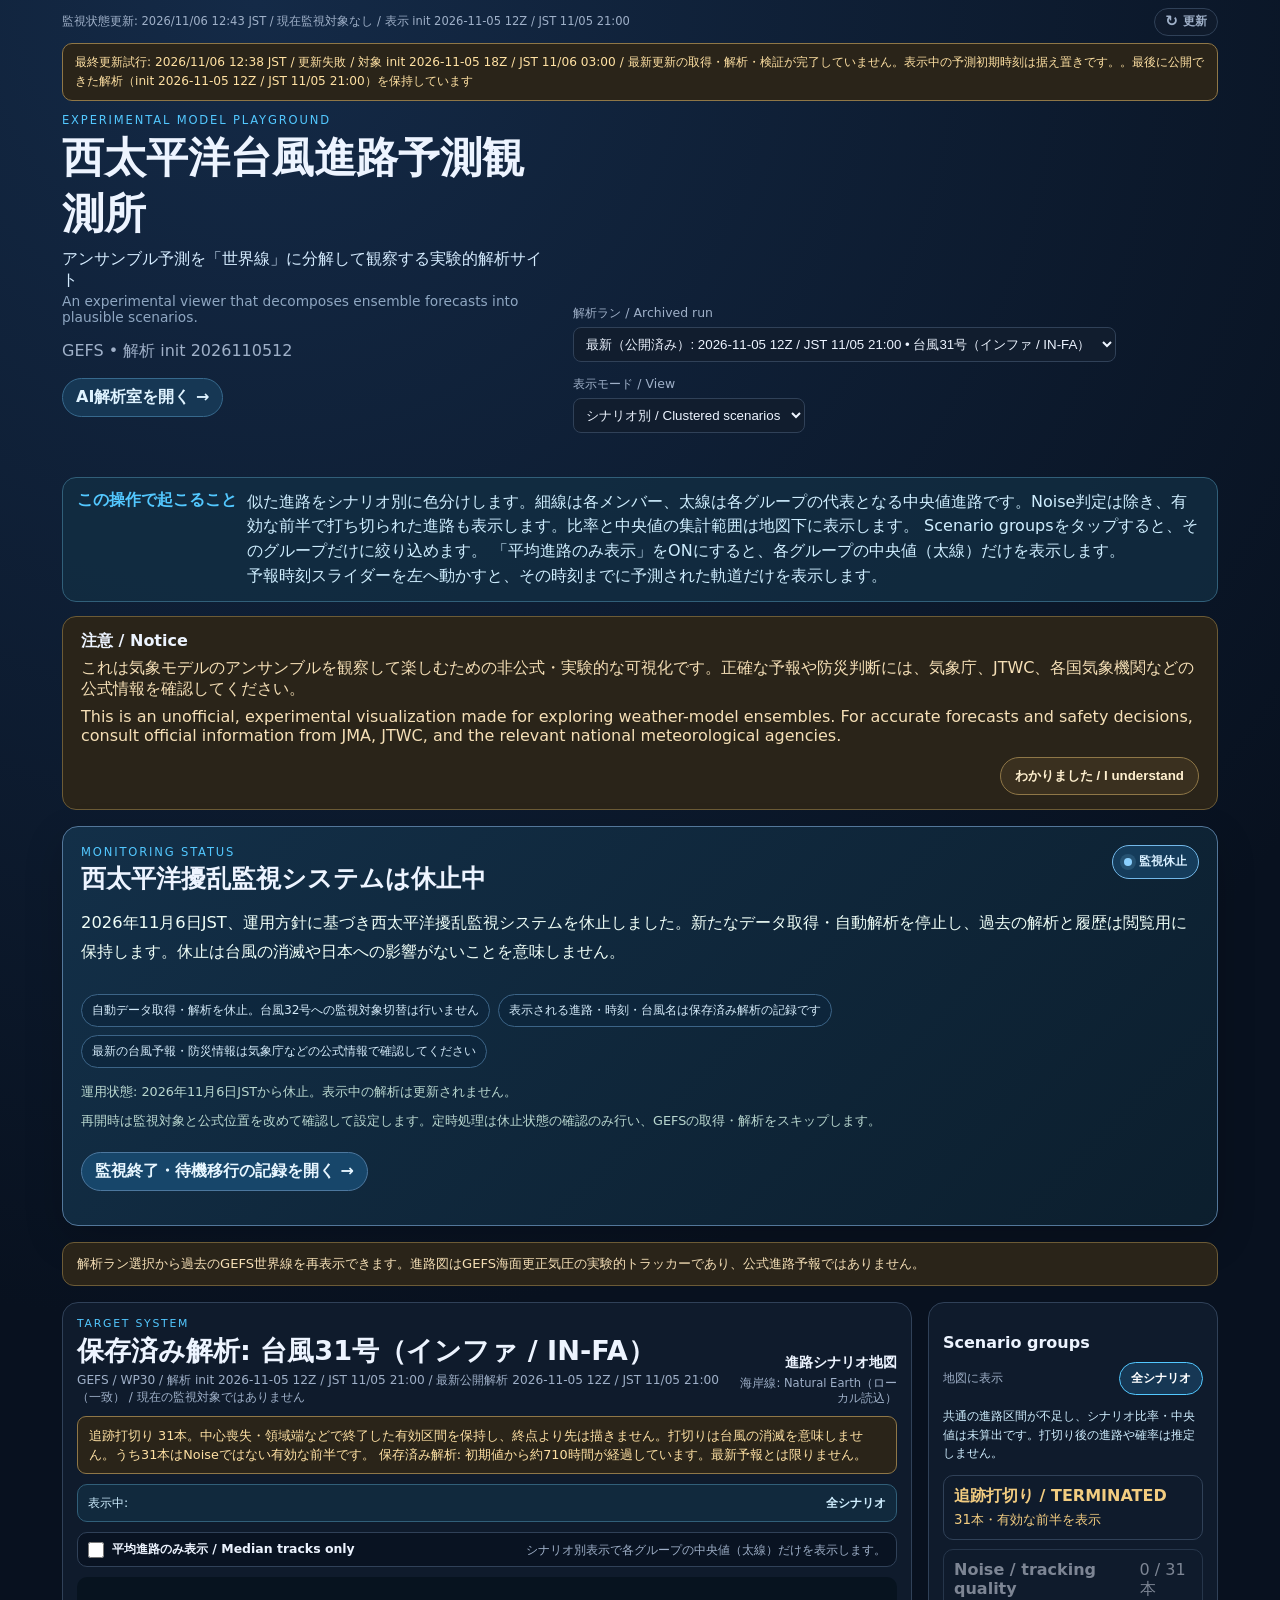
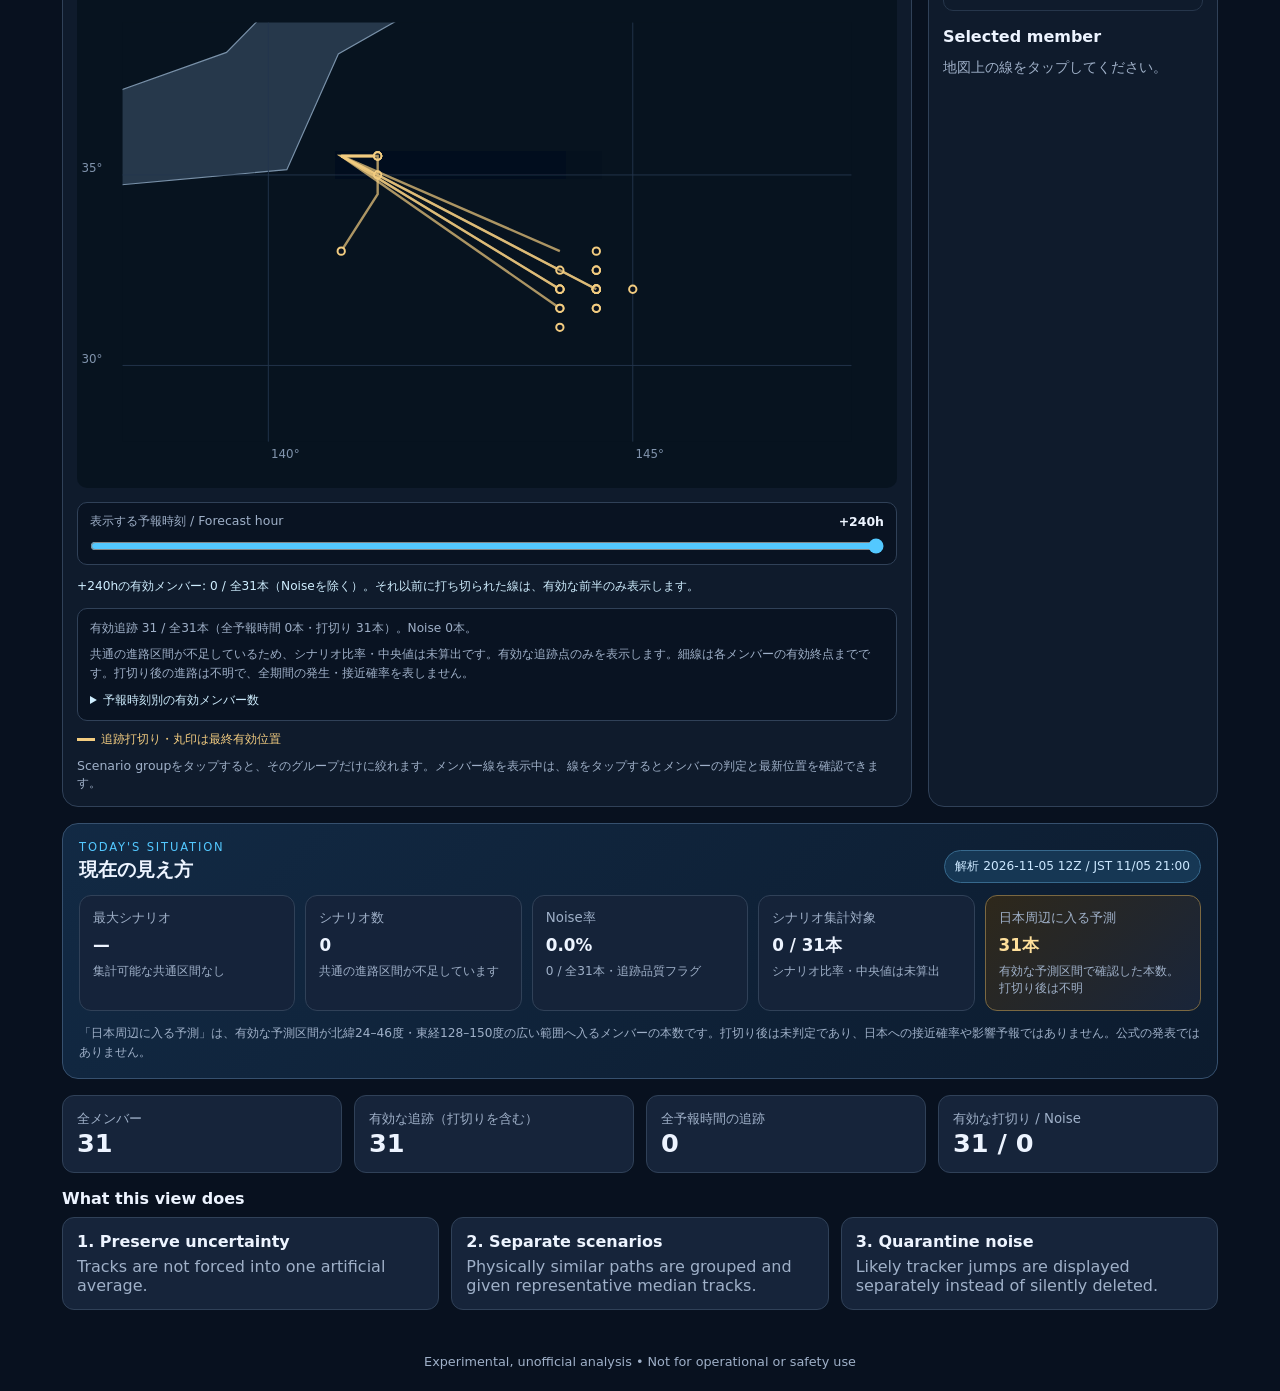
<file: index.html>
<!doctype html>
<html lang="ja">
<head>
<meta charset="utf-8"><meta name="viewport" content="width=device-width,initial-scale=1">
<title>西太平洋台風進路予測観測所</title>
<link rel="stylesheet" href="styles.css?v=20261018-partial-tracks">
<link rel="stylesheet" href="refresh-control.css?v=20260730-last-updated">
<link rel="stylesheet" href="target-layout.css?v=20260716-1748">
<link rel="stylesheet" href="monitor-status.css?v=20260818-92w">
<style>@media(max-width:800px){.headerLayout,.headerLayout>div,.controls,.controls label,.controls select{min-width:0;max-width:100%;width:100%}}#archiveToggle{min-height:44px;padding:9px 14px;border:1px solid #8f7747;border-radius:10px;background:#2a2419;color:#ffe1a3;font:inherit;cursor:pointer}[hidden]{display:none!important}.trackingIdentityNotice{margin:0 0 10px;padding:9px 11px;border:1px solid #8f7747;border-radius:9px;background:#2a2419;color:#ffe1a3;font-size:.8rem;line-height:1.5}</style>
</head>
<body>
<header>
  <div class="utilityBar">
    <time id="lastUpdated" class="lastUpdated" aria-live="polite">最終更新: 確認中…</time>
    <button id="refreshButton" class="refreshButton" type="button" aria-label="最新データに更新">
      <span aria-hidden="true">↻</span>
      更新
    </button>
  </div>
  <p id="updateAttemptStatus" class="updateAttemptStatus" hidden aria-live="polite"></p>
  <div class="headerLayout">
    <div>
      <p class="eyebrow">EXPERIMENTAL MODEL PLAYGROUND</p>
      <h1 id="title">西太平洋台風進路予測観測所</h1>
      <p class="tagline">アンサンブル予測を「世界線」に分解して観察する実験的解析サイト</p>
      <p class="taglineEn">An experimental viewer that decomposes ensemble forecasts into plausible scenarios.</p>
      <p id="subtitle"></p>
      <p><a class="analysisRoomLink" href="analysis.html">AI解析室を開く →</a></p>
    </div>
    <div class="controls">
      <label>解析ラン / Archived run
        <select id="runSelector" aria-label="表示するGEFS解析ラン">
          <option value="./data.json">最新ランを読み込み中…</option>
        </select>
      </label>
      <label>表示モード / View
        <select id="view">
          <option value="clustered">シナリオ別 / Clustered scenarios</option>
          <option value="raw">全進路 / Raw spaghetti</option>
          <option value="noise">ノイズ診断 / Noise diagnostics</option>
        </select>
      </label>
    </div>
  </div>
</header>
<main>
  <section id="controlHelp" class="controlHelp" aria-live="polite"></section>
  <section id="disclaimer" class="disclaimer">
    <strong>注意 / Notice</strong>
    <div class="disclaimerBody"><p id="discJa"></p><p id="discEn"></p></div>
    <div class="disclaimerActions"><button id="disclaimerDismiss" type="button" aria-expanded="true">わかりました / I understand</button></div>
  </section>
  <section class="monitorStatus" aria-labelledby="monitorStatusTitle">
    <div class="monitorStatusHeader">
      <div>
        <p class="eyebrow">MONITORING STATUS</p>
        <h2 id="monitorStatusTitle">公式IDを照合中…</h2>
      </div>
      <span id="monitorStateBadge" class="monitorStateBadge">確認中</span>
    </div>
    <p id="monitorConclusion" class="monitorConclusion">公式ソースを読み込んでいます。</p>
    <div id="officialIdentityList" class="officialIdentityList" aria-label="公式ID照合結果"></div>
    <div id="monitorSignals" class="monitorSignals" aria-label="ID照合状況"></div>
    <p id="monitorMeta" class="monitorMeta"></p>
    <p id="monitorNext" class="monitorNext"></p>
    <p><a class="analysisRoomLink" href="analysis.html" data-monitor-session-link>監視対象の切替記録を開く →</a></p>
  </section>
  <aside class="archivedRunNotice" aria-label="保存済み解析データについて">
    解析ラン選択から過去のGEFS世界線を再表示できます。進路図はGEFS海面更正気圧の実験的トラッカーであり、公式進路予報ではありません。
  </aside>
  <p id="archiveSeparationNotice" class="trackingIdentityNotice" hidden aria-live="polite"></p>
  <p><button id="archiveToggle" type="button" hidden aria-expanded="false">旧対象の保存済み解析を開く</button></p>
  <section id="analysisMap" class="layout mapFirst">
    <div class="plotPanel">
      <div class="mapHeader">
        <div class="mapTitleBlock">
          <span class="eyebrow">TARGET SYSTEM</span>
          <strong id="targetName">読み込み中…</strong>
          <small id="targetMeta"></small>
        </div>
        <div class="mapStatusBlock"><strong>進路シナリオ地図</strong><span id="mapStatus">海岸線を読み込み中…</span></div>
      </div>
      <p id="trackingIdentityNotice" class="trackingIdentityNotice" hidden aria-live="polite"></p>
      <div id="activeScenarioFilter" class="activeScenarioFilter" aria-live="polite"></div>
      <div class="mapDisplayControls" aria-label="進路表示オプション">
        <label class="trackDisplayToggle" for="medianOnly">
          <input id="medianOnly" type="checkbox" aria-describedby="medianOnlyHelp">
          <span>平均進路のみ表示 / Median tracks only</span>
        </label>
        <small id="medianOnlyHelp">シナリオ別表示で各グループの中央値（太線）だけを表示します。</small>
      </div>
      <svg id="plot" viewBox="0 0 900 560" role="img" aria-label="Western Pacific ensemble tracks over a geographic basemap"></svg>
      <label class="forecastTimeControl" for="hour">
        <span class="forecastTimeHeader">
          <span>表示する予報時刻 / Forecast hour</span>
          <output id="hourLabel" for="hour">+240h</output>
        </span>
        <input id="hour" type="range" min="0" max="240" step="6" value="240">
      </label>
      <p id="coverageAtHour" class="coverageAtHour" aria-live="polite"></p>
      <section id="trackingCoverage" class="trackingCoverage" aria-label="追跡の有効範囲と集計分母"></section>
      <div class="legend" id="legend"></div>
      <p id="mapHint" class="mapHint">Scenario groupをタップすると、そのグループだけに絞れます。メンバー線を表示中は、線をタップするとメンバーの判定と最新位置を確認できます。</p>
    </div>
    <aside><h2>Scenario groups</h2><div id="clusters"></div><h2>Selected member</h2><div id="detail" class="detail">地図上の線をタップしてください。</div></aside>
  </section>
  <section id="analysisSituation" class="situationPanel" aria-labelledby="situationTitle">
    <div class="situationHeader">
      <div><p class="eyebrow">TODAY'S SITUATION</p><h2 id="situationTitle">現在の見え方</h2></div>
      <span id="situationUpdated" class="updatedBadge">計算中…</span>
    </div>
    <div id="situationCards" class="situationCards"><article class="situationCard"><small>状況カード</small><strong>計算中…</strong><span>最新データを読み込んでいます</span></article></div>
    <p class="situationNote">「日本周辺に入る予測」は、有効な予測区間が北緯24–46度・東経128–150度の広い範囲へ入るメンバーの本数です。打切り後は未判定であり、日本への接近確率や影響予報ではありません。公式の発表ではありません。</p>
  </section>
  <section id="metrics" class="metrics"></section>
  <section><h2>What this view does</h2><div class="explain"><div><b>1. Preserve uncertainty</b><span>Tracks are not forced into one artificial average.</span></div><div><b>2. Separate scenarios</b><span>Physically similar paths are grouped and given representative median tracks.</span></div><div><b>3. Quarantine noise</b><span>Likely tracker jumps are displayed separately instead of silently deleted.</span></div></div></section>
</main>
<footer>Experimental, unofficial analysis • Not for operational or safety use</footer>
<script src="app.js?v=20261018-partial-tracks"></script>
<script src="refresh-control.js?v=20260727"></script>
</body></html>
</file>
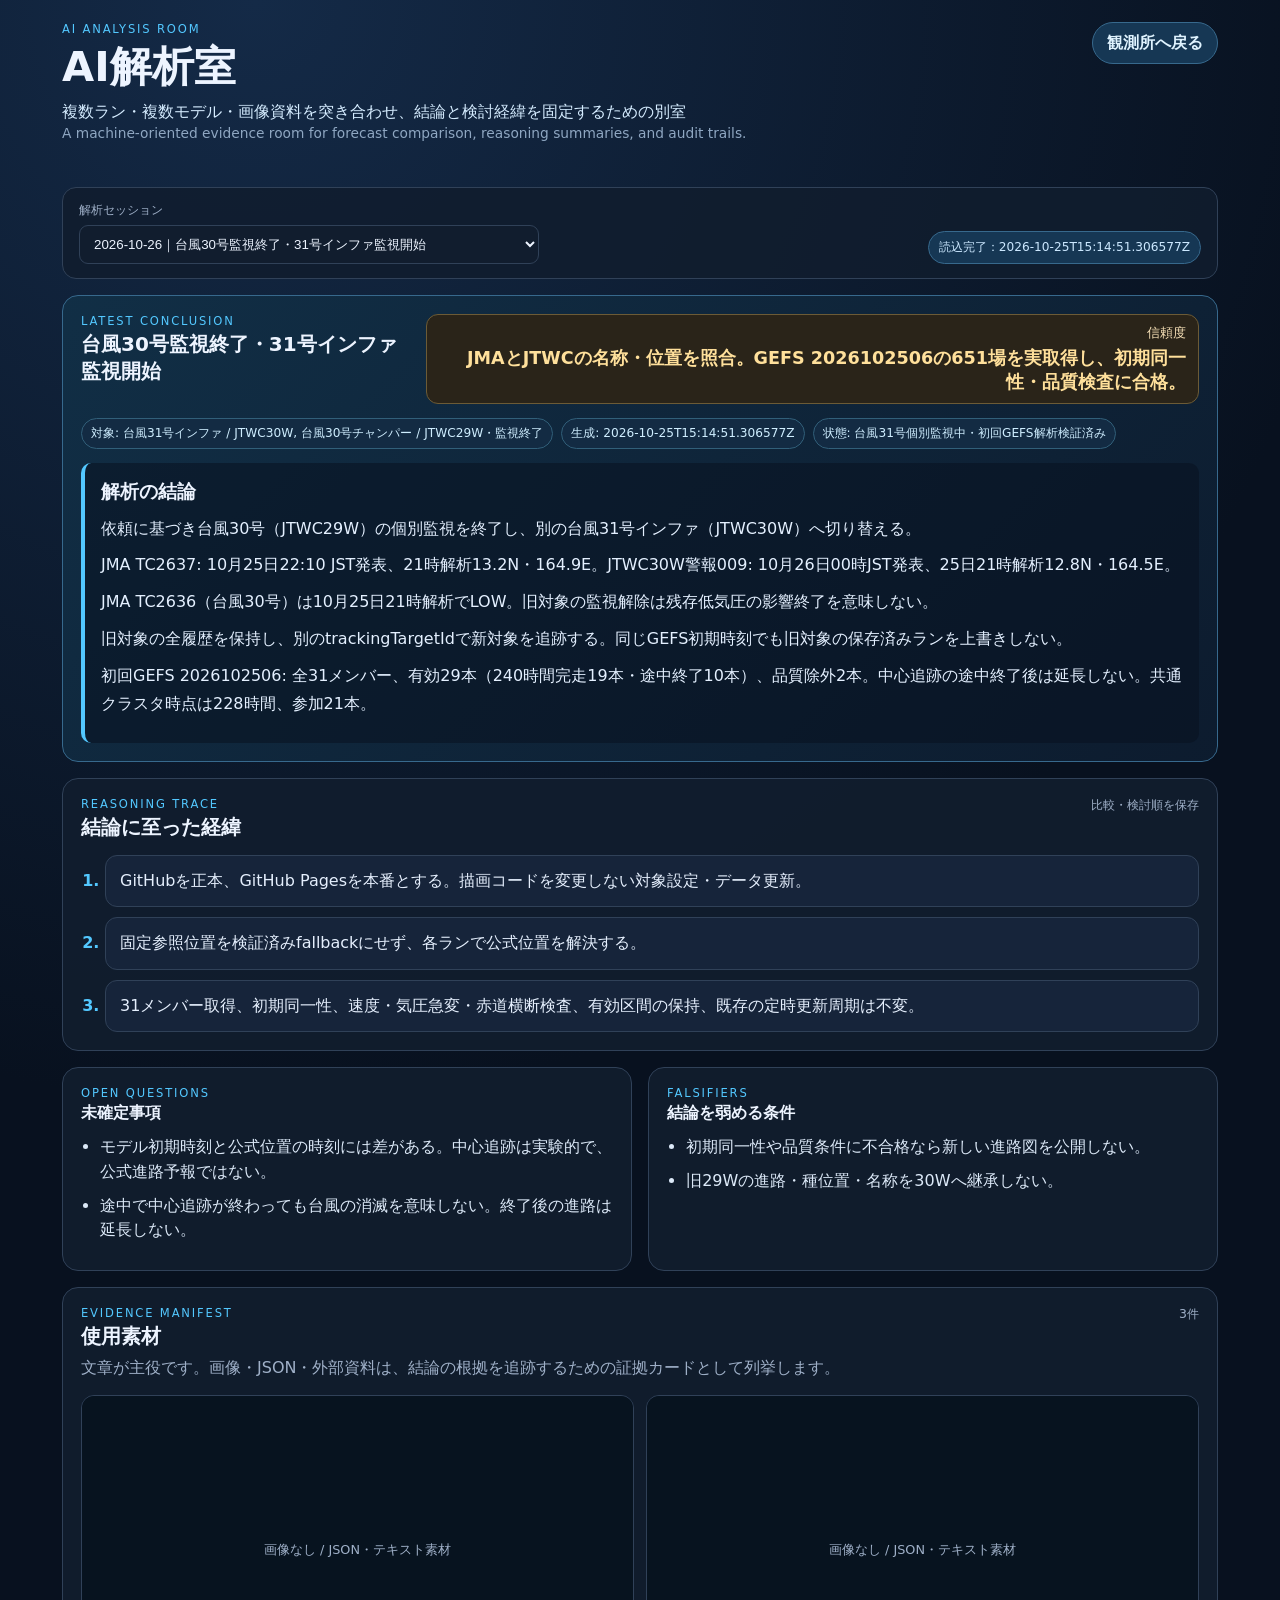
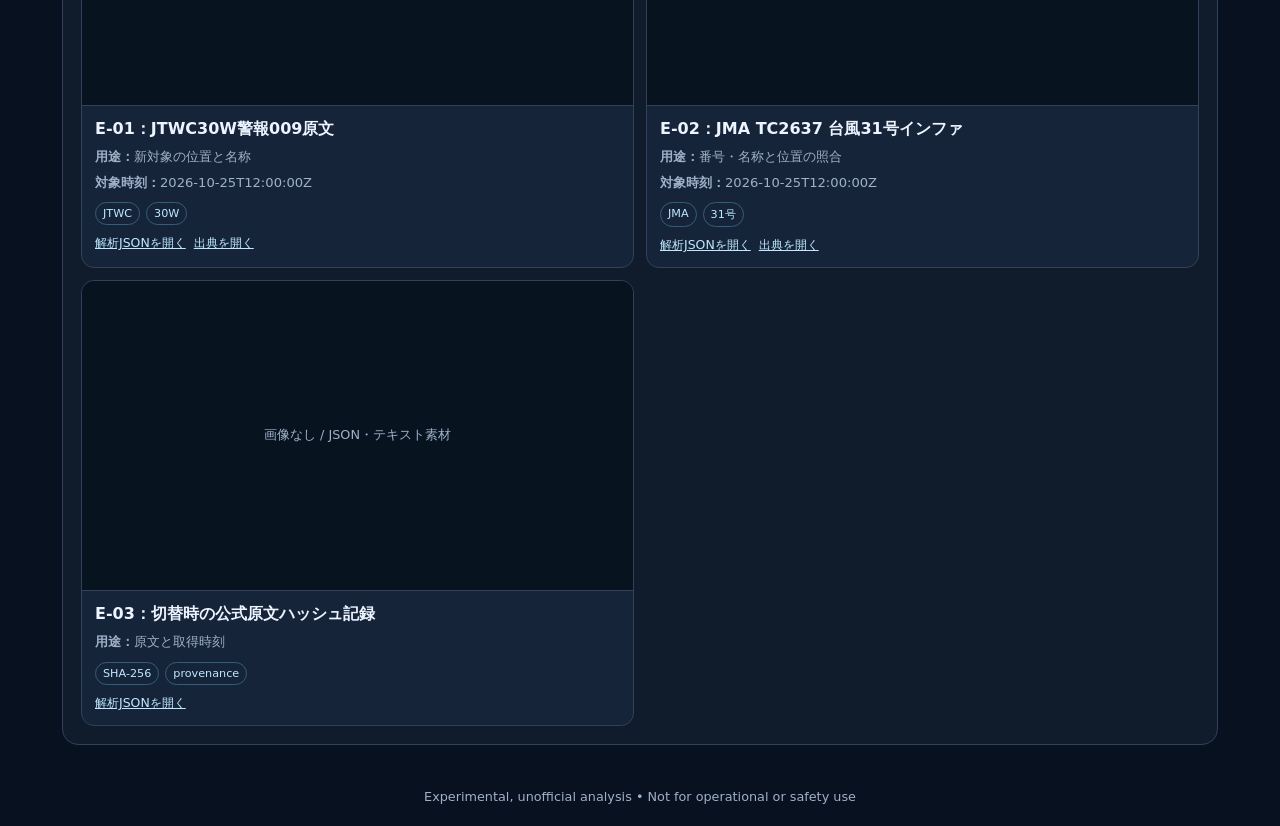
<file: analysis.html>
<!doctype html>
<html lang="ja">
<head>
<meta charset="utf-8">
<meta name="viewport" content="width=device-width,initial-scale=1">
<title>AI解析室 | 西太平洋台風進路予測観測所</title>
<link rel="stylesheet" href="styles.css?v=20260719-analysis-room">
<link rel="stylesheet" href="analysis-room.css?v=20260719-analysis-room">
</head>
<body>
<header class="analysisHeader">
  <div>
    <p class="eyebrow">AI ANALYSIS ROOM</p>
    <h1>AI解析室</h1>
    <p class="tagline">複数ラン・複数モデル・画像資料を突き合わせ、結論と検討経緯を固定するための別室</p>
    <p class="taglineEn">A machine-oriented evidence room for forecast comparison, reasoning summaries, and audit trails.</p>
  </div>
  <nav class="pageNav" aria-label="ページ移動">
    <a href="./">観測所へ戻る</a>
  </nav>
</header>
<main>
  <section class="analysisToolbar" aria-label="解析セッション選択">
    <label>解析セッション
      <select id="sessionSelect"><option>読み込み中…</option></select>
    </label>
    <span id="loadStatus" class="updatedBadge">indexを読み込み中…</span>
  </section>

  <section id="analysisSummary" class="analysisSummary" aria-live="polite">
    <div class="analysisTitleRow">
      <div>
        <p class="eyebrow">LATEST CONCLUSION</p>
        <h2 id="analysisTitle">解析データを読み込み中…</h2>
      </div>
      <div class="confidenceBlock"><small>信頼度</small><strong id="confidence">—</strong></div>
    </div>
    <div id="analysisMeta" class="analysisMeta"></div>
    <div class="conclusionBlock">
      <h3>解析の結論</h3>
      <div id="conclusion"></div>
    </div>
  </section>

  <section class="reasoningPanel">
    <div class="sectionHeading">
      <div><p class="eyebrow">REASONING TRACE</p><h2>結論に至った経緯</h2></div>
      <span>比較・検討順を保存</span>
    </div>
    <ol id="reasoningSteps" class="reasoningSteps"></ol>
  </section>

  <section class="uncertaintyGrid">
    <article>
      <p class="eyebrow">OPEN QUESTIONS</p>
      <h2>未確定事項</h2>
      <ul id="uncertainties"></ul>
    </article>
    <article>
      <p class="eyebrow">FALSIFIERS</p>
      <h2>結論を弱める条件</h2>
      <ul id="falsifiers"></ul>
    </article>
  </section>

  <section class="materialsPanel">
    <div class="sectionHeading">
      <div><p class="eyebrow">EVIDENCE MANIFEST</p><h2>使用素材</h2></div>
      <span id="materialCount">0件</span>
    </div>
    <p class="materialIntro">文章が主役です。画像・JSON・外部資料は、結論の根拠を追跡するための証拠カードとして列挙します。</p>
    <div id="materials" class="materialsGrid"></div>
  </section>
</main>
<footer>Experimental, unofficial analysis • Not for operational or safety use</footer>
<script src="analysis-room.js?v=20260719-analysis-room"></script>
</body>
</html>
</file>
<file: styles.css>
:root{--bg:#08111f;--panel:#111d2e;--card:#16243a;--text:#edf4ff;--muted:#9fb0c8;--line:#304158;--accent:#53c8ff;--warn:#ffbf69;--noise:#a8afbd;--c1:#53c8ff;--c2:#ffbf69;--c3:#c797ff;--c4:#6de2a3}*{box-sizing:border-box}body{margin:0;background:radial-gradient(circle at 20% 0,#142a47 0,#08111f 42%);color:var(--text);font-family:system-ui,-apple-system,"Segoe UI",sans-serif}header,main,footer{max-width:1200px;margin:auto;padding:22px}header{display:flex;justify-content:space-between;gap:24px;align-items:end}.eyebrow{font-size:.72rem;letter-spacing:.16em;color:var(--accent);margin:0}h1{margin:.2rem 0;font-size:clamp(1.6rem,4vw,2.6rem)}h2{font-size:1rem;margin:1rem 0 .6rem}p{color:var(--muted)}.tagline{margin:.45rem 0 .1rem;color:#d5ecff}.taglineEn{margin:.1rem 0;color:#8fa7c2;font-size:.86rem}.analysisRoomLink{display:inline-flex;align-items:center;min-height:38px;padding:8px 13px;border:1px solid #37698d;border-radius:999px;background:#163754;color:#dff3ff;text-decoration:none;font-weight:700}.analysisRoomLink:hover{border-color:var(--accent);background:#1a4568}.controls{display:flex;gap:14px;flex-wrap:wrap}.controls label{font-size:.78rem;color:var(--muted);display:grid;gap:5px;min-width:210px}.controls select,.controls input{accent-color:var(--accent);background:var(--panel);color:var(--text);border:1px solid var(--line);border-radius:8px;padding:8px}.controlHelp{display:grid;grid-template-columns:auto 1fr;gap:10px;align-items:start;border:1px solid #315f79;background:rgba(18,48,68,.72);border-radius:14px;padding:12px 14px;margin-bottom:14px}.controlHelp strong{color:var(--accent);white-space:nowrap}.controlHelp p{margin:0;color:#cfeeff;line-height:1.55}.disclaimer{border:1px solid #6c5b36;background:#2a2419;border-radius:14px;padding:14px 18px;transition:.2s ease}.disclaimer p{margin:.4rem 0;color:#f5dfb6}.disclaimerActions{display:flex;justify-content:flex-end;margin-top:12px}.disclaimer button{border:1px solid #8f7747;background:#3a301f;color:#fff0cf;border-radius:999px;padding:9px 14px;font-weight:700}.disclaimer button:active{transform:translateY(1px)}.disclaimer.collapsed .disclaimerBody{display:none}.disclaimer.collapsed{padding:10px 14px;display:flex;align-items:center;justify-content:space-between;gap:12px}.disclaimer.collapsed .disclaimerActions{margin:0}.targetPanel{display:flex;justify-content:space-between;align-items:center;gap:18px;margin:16px 0 12px;padding:14px 16px;border:1px solid #3b6581;background:linear-gradient(135deg,rgba(21,54,79,.95),rgba(12,30,48,.95));border-radius:14px}.targetPanel h2{margin:.15rem 0 0}.targetPanel>div:last-child{text-align:right}.targetPanel strong{display:block;font-size:clamp(1.25rem,3vw,1.8rem);color:#fff}.targetPanel span{display:block;margin-top:5px;color:#9fb8cf;font-size:.78rem}.situationPanel{margin:16px 0;padding:16px;background:linear-gradient(135deg,rgba(19,43,70,.94),rgba(13,28,47,.94));border:1px solid #36506e;border-radius:16px}.situationHeader{display:flex;align-items:end;justify-content:space-between;gap:14px;margin-bottom:12px}.situationHeader h2{font-size:1.2rem;margin:.2rem 0 0}.updatedBadge{font-size:.76rem;color:#cce8ff;background:#163754;border:1px solid #37698d;border-radius:999px;padding:7px 10px}.situationCards{display:grid;grid-template-columns:repeat(5,minmax(0,1fr));gap:10px}.situationCard{background:rgba(22,36,58,.94);border:1px solid var(--line);border-radius:12px;padding:13px;min-width:0}.situationCard small{display:block;color:var(--muted);margin-bottom:7px}.situationCard strong{display:block;font-size:1.05rem;line-height:1.35;overflow-wrap:anywhere}.situationCard span{display:block;color:var(--muted);font-size:.76rem;margin-top:7px}.situationCard.japanVibe{border-color:#7b6841;background:linear-gradient(135deg,#2e281b,#19253a)}.situationCard.japanVibe strong{color:#ffe09b}.situationNote{font-size:.76rem;line-height:1.55;margin:.8rem 0 0}.metrics{display:grid;grid-template-columns:repeat(4,1fr);gap:12px;margin:16px 0}.metric{background:var(--card);border:1px solid var(--line);border-radius:12px;padding:14px}.metric small{display:block;color:var(--muted)}.metric b{font-size:1.6rem}.layout{display:grid;grid-template-columns:minmax(0,1fr) 290px;gap:16px}.mapFirst{margin-top:0}.plotPanel,aside{background:rgba(17,29,46,.88);border:1px solid var(--line);border-radius:16px;padding:14px}.mapHeader{display:flex;justify-content:space-between;gap:12px;align-items:center;margin-bottom:10px}.mapHeader span{font-size:.75rem;color:var(--muted)}.plotPanel svg{width:100%;height:auto;background:#07131f;border-radius:10px}.ocean{fill:#07131f}.land{fill:#26384b;stroke:#7890a8;stroke-width:1.2;vector-effect:non-scaling-stroke}.grid{stroke:#24364d;stroke-width:1}.axisText{fill:#8194ad;font-size:13px}.track{fill:none;stroke-width:2.4;opacity:.52;cursor:pointer;vector-effect:non-scaling-stroke}.track:hover,.track:focus{opacity:1;stroke-width:4}.median{fill:none;stroke-width:6;opacity:.96;pointer-events:none;vector-effect:non-scaling-stroke}.noiseTrack{stroke:var(--noise);stroke-dasharray:8 6}.clusterCard{padding:10px;border:1px solid var(--line);border-radius:10px;margin-bottom:9px}.clusterCard .row{display:flex;justify-content:space-between}.bar{height:7px;background:#26384e;border-radius:999px;overflow:hidden;margin-top:8px}.bar i{display:block;height:100%;background:currentColor}.detail{color:var(--muted);font-size:.9rem;line-height:1.6}.legend{display:flex;flex-wrap:wrap;gap:10px;margin-top:10px;color:var(--muted);font-size:.78rem}.legend span:before{content:"";display:inline-block;width:18px;height:3px;background:currentColor;margin-right:6px;vertical-align:middle}.mapHint{font-size:.78rem;margin:.6rem 0 0}.explain{display:grid;grid-template-columns:repeat(3,1fr);gap:12px}.explain div{background:var(--card);border:1px solid var(--line);border-radius:12px;padding:14px}.explain span{display:block;color:var(--muted);margin-top:6px}footer{text-align:center;color:var(--muted);font-size:.8rem}@media(max-width:1000px){.situationCards{grid-template-columns:repeat(3,minmax(0,1fr))}}@media(max-width:800px){header{align-items:start;flex-direction:column}.controls{width:100%}.controls label{flex:1}.targetPanel{align-items:flex-start;flex-direction:column}.targetPanel>div:last-child{text-align:left}.situationHeader{align-items:flex-start;flex-direction:column}.situationCards{grid-template-columns:repeat(2,minmax(0,1fr))}.situationCard.japanVibe{grid-column:1/-1}.metrics{grid-template-columns:repeat(2,1fr)}.layout{grid-template-columns:1fr}.explain{grid-template-columns:1fr}.controlHelp{grid-template-columns:1fr}.mapHeader{align-items:flex-start;flex-direction:column}.disclaimer.collapsed{align-items:flex-start;flex-direction:column}.disclaimer.collapsed .disclaimerActions{width:100%;justify-content:flex-end}}

.activeScenarioFilter{display:flex;align-items:center;justify-content:space-between;gap:10px;min-height:38px;margin:0 0 10px;padding:7px 10px;border:1px solid #315f79;border-radius:10px;background:rgba(18,48,68,.72);color:#cfeeff;font-size:.78rem}.activeScenarioFilter[hidden]{display:none}.activeScenarioFilter button{border:1px solid #4d7b98;border-radius:999px;background:#163754;color:#e7f6ff;padding:6px 10px;font:inherit;font-weight:700;cursor:pointer}.median{stroke-width:4}.clusterFilterHeader{display:flex;align-items:center;justify-content:space-between;gap:10px;margin-bottom:9px;color:var(--muted);font-size:.78rem}.clusterFilterReset{border:1px solid var(--line);border-radius:999px;background:#16243a;color:#cfeeff;padding:7px 11px;font:inherit;font-weight:700;cursor:pointer}.clusterFilterReset.is-selected{border-color:var(--accent);background:#163754;color:#fff}.clusterCard{display:block;width:100%;background:transparent;color:inherit;text-align:left;font:inherit;transition:opacity .18s ease,border-color .18s ease,background .18s ease,transform .18s ease}.clusterCard[data-cluster-filter]{cursor:pointer}.clusterCard[data-cluster-filter]:hover{border-color:currentColor;background:rgba(83,200,255,.06)}.clusterCard[data-cluster-filter]:active{transform:translateY(1px)}.clusterCard:focus-visible,.clusterFilterReset:focus-visible,.activeScenarioFilter button:focus-visible{outline:3px solid #fff;outline-offset:2px}.clusterCard.is-selected{border-color:currentColor;background:rgba(83,200,255,.1);box-shadow:inset 0 0 0 1px currentColor}.clusterCard.is-muted{opacity:.46}.clusterCard .row{gap:8px}.clusterCard small{display:block;margin-top:4px}.noiseCard{opacity:.72}@media(max-width:800px){.activeScenarioFilter{align-items:flex-start;flex-direction:column}}

.forecastTimeControl{display:grid;gap:8px;margin-top:10px;padding:10px 12px;border:1px solid var(--line);border-radius:10px;background:rgba(8,17,31,.72);color:var(--muted);font-size:.78rem}.forecastTimeHeader{display:flex;align-items:center;justify-content:space-between;gap:12px}.forecastTimeHeader output{color:var(--text);font-weight:800;font-variant-numeric:tabular-nums}.forecastTimeControl input{width:100%;margin:0;accent-color:var(--accent)}

.mapDisplayControls{display:flex;align-items:center;justify-content:space-between;gap:10px;margin:0 0 10px;padding:8px 10px;border:1px solid var(--line);border-radius:10px;background:rgba(8,17,31,.72);color:var(--muted);font-size:.78rem}.trackDisplayToggle{display:inline-flex;align-items:center;gap:8px;color:var(--text);font-weight:700;cursor:pointer}.trackDisplayToggle input{width:1rem;height:1rem;margin:0;accent-color:var(--accent);cursor:pointer}.trackDisplayToggle input:focus-visible{outline:2px solid var(--accent);outline-offset:2px}.trackDisplayToggle input:disabled{cursor:not-allowed}.trackDisplayToggle.is-disabled{cursor:not-allowed;opacity:.58}.mapDisplayControls small{color:var(--muted);font-size:.72rem;line-height:1.4;text-align:right}@media(max-width:800px){.mapDisplayControls{align-items:flex-start;flex-direction:column}.mapDisplayControls small{text-align:left}}
.median-only .track{display:none}

/* Valid prefixes remain visible; endpoint rings mark termination without invented tails. */
:root{--terminated:#f2cc80}
.terminatedTrack{stroke:var(--terminated);opacity:.7}
.terminationEndpoint{fill:var(--bg);stroke-width:2;opacity:1}
.trackPoint{fill:currentColor;opacity:.65}
.terminatedCard{color:var(--terminated)}
.clusterScopeNote,.coverageAtHour{font-size:.76rem;line-height:1.55;color:#cfeeff}
.trackingCoverage{margin:10px 0;padding:10px 12px;border:1px solid var(--line);border-radius:10px;background:rgba(8,17,31,.72);font-size:.76rem;line-height:1.55}
.trackingCoverage p{margin:0 0 8px}
.trackingCoverage summary{cursor:pointer;color:#cfeeff}
.coverageLeads{display:grid;grid-template-columns:repeat(auto-fit,minmax(78px,1fr));gap:6px;padding:0;list-style:none}
.coverageLeads li{display:flex;justify-content:space-between;gap:5px;padding:5px 7px;border:1px solid var(--line);border-radius:6px;color:var(--muted);font-variant-numeric:tabular-nums}
.coverageLeads b{color:var(--text)}
.updateAttemptStatus{width:100%;margin:0 0 12px;padding:9px 12px;border:1px solid var(--line);border-radius:10px;font-size:.76rem;line-height:1.55;overflow-wrap:anywhere}
.updateAttemptStatus.is-failed{border-color:#8f7747;background:#2a2419;color:#ffe1a3}
.median-only~.legend .terminatedLegend{display:none}
</file>
<file: refresh-control.css>
header {
  display: block;
  padding-top: 8px;
}

.utilityBar {
  display: flex;
  align-items: center;
  justify-content: space-between;
  gap: 12px;
  margin-bottom: 7px;
}

.lastUpdated {
  color: var(--muted);
  font-size: 0.72rem;
  line-height: 1.35;
}

.refreshButton {
  display: inline-flex;
  flex-shrink: 0;
  align-items: center;
  justify-content: center;
  gap: 5px;
  min-height: 28px;
  padding: 4px 10px;
  border: 1px solid var(--line);
  border-radius: 999px;
  background: rgba(17, 29, 46, 0.78);
  color: var(--muted);
  font: inherit;
  font-size: 0.72rem;
  font-weight: 700;
  line-height: 1;
  cursor: pointer;
}

.refreshButton span {
  font-size: 0.95rem;
  line-height: 1;
}

.refreshButton:hover {
  border-color: var(--accent);
  color: var(--text);
  background: #163754;
}

.refreshButton:active {
  transform: translateY(1px);
}

.refreshButton:focus-visible {
  outline: 2px solid var(--accent);
  outline-offset: 2px;
}

.headerLayout {
  display: flex;
  justify-content: space-between;
  gap: 24px;
  align-items: end;
}

@media (max-width: 800px) {
  .lastUpdated {
    font-size: 0.68rem;
  }

  .refreshButton {
    min-height: 30px;
  }

  .headerLayout {
    align-items: start;
    flex-direction: column;
  }
}
</file>
<file: target-layout.css>
.mapFirst{margin-top:16px}.mapHeader{align-items:flex-end}.mapTitleBlock{display:grid;gap:3px}.mapTitleBlock .eyebrow{font-size:.68rem;color:var(--accent)}.mapTitleBlock>strong{font-size:clamp(1.2rem,3vw,1.7rem);color:var(--text)}.mapTitleBlock small{color:var(--muted);font-size:.76rem}.mapStatusBlock{display:grid;gap:4px;text-align:right}.mapStatusBlock>strong{font-size:.9rem}.mapStatusBlock>span{font-size:.72rem;color:var(--muted)}@media(max-width:800px){.mapHeader{align-items:flex-start}.mapStatusBlock{text-align:left}}
</file>
<file: monitor-status.css>
.monitorStatus{margin:16px 0;padding:18px;border:1px solid #3f7b62;border-radius:16px;background:linear-gradient(135deg,rgba(16,57,49,.96),rgba(12,31,46,.96));box-shadow:0 14px 38px rgba(0,0,0,.18)}
.monitorStatusHeader{display:flex;align-items:flex-start;justify-content:space-between;gap:16px}
.monitorStatusHeader h2{margin:.2rem 0 0;font-size:clamp(1.2rem,3vw,1.55rem)}
.monitorStateBadge{display:inline-flex;align-items:center;min-height:34px;padding:6px 11px;border:1px solid #59b98e;border-radius:999px;background:#143f35;color:#bff7dc;font-size:.78rem;font-weight:800;white-space:nowrap}
.monitorStateBadge::before{content:"";width:8px;height:8px;margin-right:7px;border-radius:50%;background:#6de2a3;box-shadow:0 0 0 4px rgba(109,226,163,.14)}
.monitorConclusion{margin:.9rem 0;color:#f0fff8;font-size:1.02rem;line-height:1.75}
.monitorSignals{display:flex;flex-wrap:wrap;gap:8px;margin:.85rem 0}
.monitorSignals span{padding:7px 10px;border:1px solid #356a5a;border-radius:999px;background:rgba(8,31,31,.7);color:#d9f5e8;font-size:.76rem}
.monitorSignals strong{color:#7ce8b5}
.officialIdentityList{display:grid;grid-template-columns:repeat(3,minmax(0,1fr));gap:9px;margin:.85rem 0}
.identitySource{display:grid;gap:3px;min-height:74px;padding:10px 11px;border:1px solid #356a5a;border-radius:11px;background:rgba(8,31,31,.7);color:#e7fff5;text-decoration:none}
.identitySource:hover{border-color:#7ce8b5;background:rgba(16,70,55,.74)}
.identitySource small{color:#8fbeb0;font-size:.68rem;letter-spacing:.06em}.identitySource strong{font-size:.92rem;line-height:1.3}.identitySource span{color:#b9d7cf;font-size:.7rem}
.monitorMeta,.monitorNext{margin:.55rem 0;color:#b9d7cf;font-size:.8rem;line-height:1.6}
.monitorStatus .analysisRoomLink{margin-top:.25rem;border-color:#3f8066;background:#164d3e;color:#e5fff4}
.monitorStatus.is-standby{border-color:#53779a;background:linear-gradient(135deg,rgba(19,48,73,.97),rgba(12,31,46,.97))}
.monitorStatus.is-standby .monitorStateBadge{border-color:#73b8e9;background:#153c5b;color:#d8efff}
.monitorStatus.is-standby .monitorStateBadge::before{background:#8bd0ff;box-shadow:0 0 0 4px rgba(139,208,255,.14)}
.monitorStatus.is-standby .monitorSignals span{border-color:#3c6487;background:rgba(12,38,61,.75);color:#d5ebfa}
.monitorStatus.is-standby .monitorSignals strong{color:#9bd7ff}
.monitorStatus.is-standby .analysisRoomLink{border-color:#4c779e;background:#17466a;color:#e7f6ff}
.archivedRunNotice{margin:16px 0 0;padding:11px 14px;border:1px solid #6c5b36;border-radius:12px;background:#2a2419;color:#f5dfb6;font-size:.82rem;line-height:1.55}
@media(max-width:800px){.monitorStatusHeader{flex-direction:column}.monitorStateBadge{align-self:flex-start}.officialIdentityList{grid-template-columns:1fr}.identitySource{min-height:0}}
</file>
<file: analysis-room.css>
.analysisHeader{align-items:flex-start}.pageNav{display:flex;gap:10px;flex-wrap:wrap}.pageNav a{display:inline-flex;align-items:center;min-height:42px;padding:9px 14px;border:1px solid #37698d;border-radius:999px;background:#163754;color:#dff3ff;text-decoration:none;font-weight:700}.analysisToolbar{display:flex;justify-content:space-between;align-items:end;gap:14px;margin-bottom:16px;padding:14px 16px;border:1px solid var(--line);border-radius:14px;background:rgba(17,29,46,.88)}.analysisToolbar label{display:grid;gap:6px;min-width:min(100%,420px);font-size:.78rem;color:var(--muted)}.analysisToolbar select{width:100%;background:var(--panel);color:var(--text);border:1px solid var(--line);border-radius:9px;padding:10px}.analysisSummary,.reasoningPanel,.materialsPanel,.uncertaintyGrid article{background:rgba(17,29,46,.9);border:1px solid var(--line);border-radius:16px;padding:18px}.analysisSummary{border-color:#37698d;background:linear-gradient(135deg,rgba(17,47,70,.96),rgba(13,28,47,.96))}.analysisTitleRow,.sectionHeading{display:flex;justify-content:space-between;align-items:flex-start;gap:16px}.analysisTitleRow h2,.sectionHeading h2{margin:.2rem 0 0;font-size:1.25rem}.confidenceBlock{text-align:right;padding:9px 12px;border:1px solid #6c5b36;border-radius:12px;background:#2a2419;min-width:110px}.confidenceBlock small{display:block;color:#f5dfb6}.confidenceBlock strong{display:block;margin-top:4px;font-size:1.1rem;color:#ffe09b}.analysisMeta{display:flex;gap:8px;flex-wrap:wrap;margin:14px 0}.analysisMeta span{padding:6px 9px;border-radius:999px;background:#132b43;border:1px solid #315f79;color:#cfeeff;font-size:.76rem}.conclusionBlock{margin-top:12px;padding:16px;border-left:4px solid var(--accent);border-radius:10px;background:rgba(8,17,31,.55)}.conclusionBlock h3{margin:0 0 10px}.conclusionBlock p{margin:.55rem 0;color:#e4f0ff;line-height:1.75}.reasoningPanel,.materialsPanel{margin-top:16px}.sectionHeading>span{color:var(--muted);font-size:.78rem}.reasoningSteps{display:grid;gap:10px;margin:14px 0 0;padding-left:1.5rem}.reasoningSteps li{padding:12px 14px;border:1px solid var(--line);border-radius:12px;background:var(--card);color:#e5effd;line-height:1.65}.reasoningSteps li::marker{color:var(--accent);font-weight:800}.uncertaintyGrid{display:grid;grid-template-columns:1fr 1fr;gap:16px;margin-top:16px}.uncertaintyGrid h2{margin:.2rem 0 .7rem}.uncertaintyGrid ul{margin:0;padding-left:1.2rem;color:#dce9f8}.uncertaintyGrid li{margin:.55rem 0;line-height:1.55}.materialIntro{margin:.5rem 0 1rem}.materialsGrid{display:grid;grid-template-columns:repeat(2,minmax(0,1fr));gap:12px}.materialCard{overflow:hidden;border:1px solid var(--line);border-radius:13px;background:var(--card)}.materialPreview{display:block;aspect-ratio:16/9;background:#07131f;border-bottom:1px solid var(--line);overflow:hidden}.materialPreview img{width:100%;height:100%;display:block;object-fit:contain}.materialPreview.placeholder{display:grid;place-items:center;color:var(--muted);font-size:.8rem}.materialBody{padding:13px}.materialBody h3{margin:0 0 7px;font-size:1rem}.materialBody p{margin:.35rem 0;font-size:.82rem;line-height:1.55}.materialTags{display:flex;flex-wrap:wrap;gap:6px;margin-top:9px}.materialTags span{padding:4px 7px;border:1px solid #315f79;border-radius:999px;color:#bfe9ff;font-size:.7rem}.materialLinks{display:flex;gap:8px;flex-wrap:wrap;margin-top:10px}.materialLinks a{color:#bfe9ff;font-size:.78rem}.emptyState{grid-column:1/-1;padding:22px;border:1px dashed #49617c;border-radius:12px;text-align:center;color:var(--muted)}.errorState{border-color:#7d4d4d!important;background:#2b1c22!important}.errorState p{color:#ffcaca!important}@media(max-width:800px){.analysisToolbar,.analysisTitleRow,.sectionHeading{align-items:flex-start;flex-direction:column}.confidenceBlock{text-align:left}.uncertaintyGrid,.materialsGrid{grid-template-columns:1fr}.analysisToolbar label{min-width:100%}}
</file>
